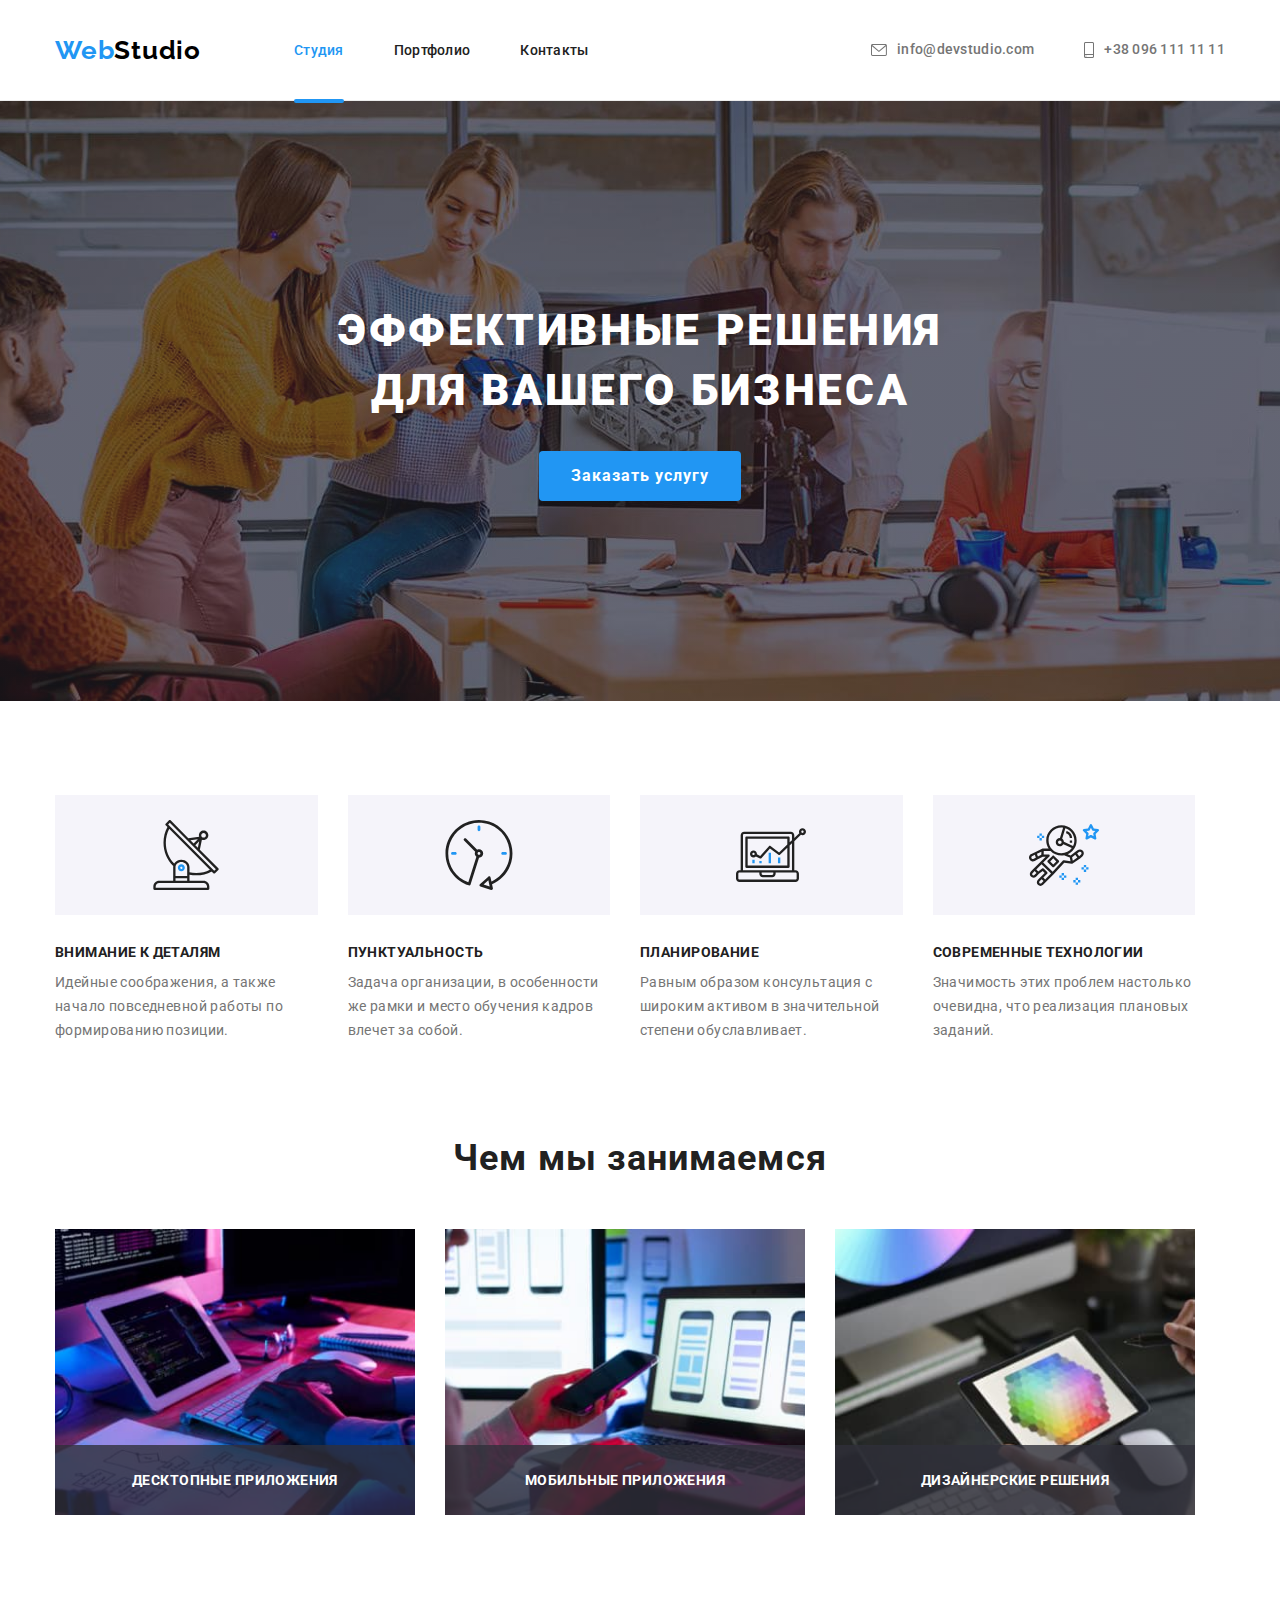
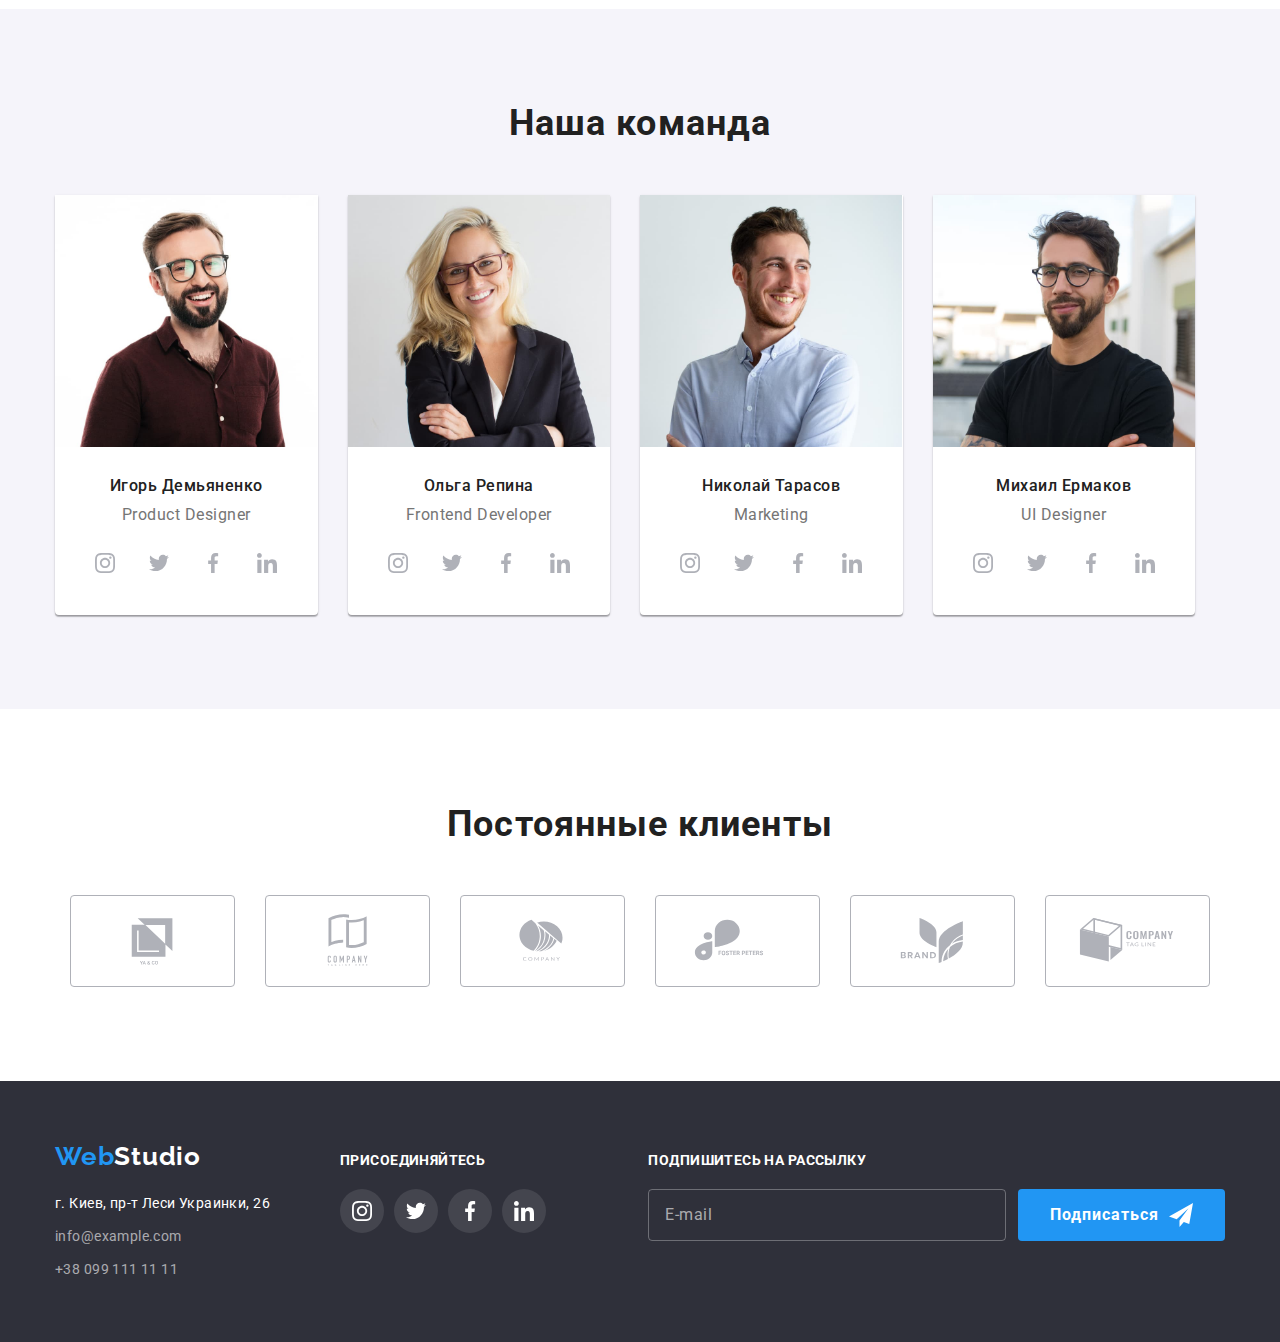
<file: index.html>
<!DOCTYPE html>
<html lang="ru">

<head>
    <meta charset="UTF-8">
    <meta http-equiv="X-UA-Compatible" content="IE=edge">
    <meta name="viewport" content="width=device-width, initial-scale=1.0">
    <title>Студия</title>
    <link rel="preconnect" href="https://fonts.googleapis.com">
    <link rel="preconnect" href="https://fonts.gstatic.com" crossorigin>
    <link
        href="https://fonts.googleapis.com/css2?family=Raleway:wght@700&family=Roboto:wght@400;500;700;900&display=swap"
        rel="stylesheet">
    <link rel="stylesheet" href="https://cdnjs.cloudflare.com/ajax/libs/modern-normalize/1.1.0/modern-normalize.min.css">
    <link rel="stylesheet" href="https://cdnjs.cloudflare.com/ajax/libs/animate.css/4.1.1/animate.min.css"
  />
    <link rel="stylesheet" href="./css/main.min.css">
    
</head>

<body class="page">
    <header class="page-header">
        <div class="container header-container">
        <nav class="header-navigation">
            <a href="./index.html" class="logo-text link">Web<span class="logo-text__studio">Studio
                </span></a>
            <ul class="site-nav list">
                <li class="site-nav__item"><a href="./index.html" class="site-nav__link current link">Студия</a></li>
                <li class="site-nav__item"><a href="./portfolio.html" class="site-nav__link link">Портфолио</a></li>
                <li class="site-nav__item"><a href="" class="site-nav__link link">Контакты</a></li>
            </ul>
        </nav>
        <ul class="contact-list list">
            <li class="contact-list__item"><a class="contact-list__link link" href="mailto:info@devstudio.com" >
                <svg class="contact-list__icon-mail">
                    <use href="./images/sprite.svg#icon-mail"></use>
                  </svg>
                 info@devstudio.com</a></li>
            <li class="contact-list__item"><a class="contact-list__link link" href="tel:+380961111111" >
                <svg class="contact-list__icon-phone">
                    <use href="./images/sprite.svg#icon-phone"></use>
                  </svg>
                  +38 096 111 11 11</a></li>
        </ul>
    
    </div>
    </header>

    <main>
        <section class="hero">
        <div class="container">
            <div class="hero-content">
            <h1 class="hero-content__title">Эффективные решения<br> для вашего бизнеса</h1>
            <button class="button" type="button" data-modal-open>Заказать услугу</button>
            </div>
        </div> 
        </section>

      <section class="reason section">
            <div class="container">
            <h2 class="visually-hidden">Преимущества</h2>
            <ul class="reason-list list">
                <li class="reason-list__card">
                    
                        <div class="reason-list__picture">
                        <svg class="reason-list__icon">
                            <use href="./images/sprite.svg#icon-antenna"></use>
                          </svg>
                        </div>
                    <h3 class="reason-list__title">Внимание к деталям</h3>
                    <p class="reason-list__text">Идейные соображения, а также начало повседневной работы по формированию
                        позиции.</p>
                   
                </li>
                <li class="reason-list__card">
                    
                        <div class="reason-list__picture">
                        <svg class="reason-list__icon">
                                <use href="./images/sprite.svg#icon-clock"></use>
                              </svg>
                            </div>
                    <h3 class="reason-list__title">Пунктуальность</h3>
                    <p class="reason-list__text">Задача организации, в особенности же рамки и место обучения кадров влечет
                        за собой.</p>
                   
                    </li>
                <li class="reason-list__card">
            
                        <div class="reason-list__picture">
                        <svg class="reason-list__icon">
                                <use href="./images/sprite.svg#icon-diagram"></use>
                              </svg>
                            </div>
                    <h3 class="reason-list__title">Планирование</h3>
                    <p class="reason-list__text">Равным образом консультация с широким активом в значительной степени
                        обуславливает.</p>
                     </li>
                    <li class="reason-list__card">
            
                        <div class="reason-list__picture">
                        <svg class="reason-list__icon">
                                <use href="./images/sprite.svg#icon-astronaut"></use>
                              </svg>
                            </div>
                    <h3 class="reason-list__title">Современные технологии</h3>
                    <p class="reason-list__text">Значимость этих проблем настолько очевидна, что реализация
                        плановых заданий.</p>
                    
                    </li>
            </ul>
        </div>
        </section>
    
        <section class="application section">
            <div class="container">
            <h2 class="application__title">Чем мы занимаемся</h2>
             <ul class="application__list list">
                <li class="application__item">
                    <div class="application__thumb">
                    <img src="./images/box-1.jpg" alt="Десктопные приложения">
                    <div class="application__text-background">
                    <h3 class="application__text">Десктопные приложения</h3>    
                    </div>
                </div>
                </li>
                <li class="application__item">
                    <div class="application__thumb">
                    <img src="./images/box-2.jpg" alt="Мобильные приложения">
                    <div class="application__text-background">
                    <h3 class="application__text">Мобильные приложения</h3>
                    </div>
                    </div>
                </li>
                <li class="application__item">
                    <div class="application__thumb">
                    <img src="./images/box-3.jpg" alt="Дизайнерские решения">
                    <div class="application__text-background">
                    <h3 class="application__text">Дизайнерские решения</h3>
                    </div>
                    </div>
                </li>
            </ul>
        </div>
        </section>
        <section class="team section">
            <div class="container">
            <h2 class="team__title">Наша команда</h2>
            <ul class="team-list list">
                <li class="team-list__item">
                   
                    <img src="./images/demyanenko.jpg" alt="Игорь Демьяненко">
                    <div class="team-list__content">
                    <h3 class="team-list__name">Игорь Демьяненко</h3>
                    <p class="team-list__position"> <span lang="en">Product Designer</span> </p>
                    <ul class="social-list list">
                    <li class="social-list__item">
                        <a class="social-list__link link" href="">
                            <svg class="social-list__icon">
                                <use href="./images/sprite.svg#icon-instagram">

                                </use>
                            </svg>
                        </a>
                    </li>
                    <li class="social-list__item">
                        <a class="social-list__link link" href="">
                            <svg class="social-list__icon">
                                <use href="./images/sprite.svg#icon-twitter">

                                </use>
                            </svg>
                        </a>
                    </li>
                    <li class="social-list__item">
                        <a class="social-list__link link" href=""> 
                            <svg class="social-list__icon">
                            <use href="./images/sprite.svg#icon-facebook">

                            </use>
                        </svg></a>
                    </li>
                    <li class="social-list__item">
                        <a class="social-list__link link" href="">
                            <svg class="social-list__icon">
                                <use href="./images/sprite.svg#icon-linkedin">

                                </use>
                            </svg>
                        </a>
                    </li>
                    </ul>
                </div>
                </li>
                <li class="team-list__item">
                <img src="./images/repina.jpg" alt="Ольга Репина">
                <div class="team-list__content">
                    <h3 class="team-list__name">Ольга Репина</h3>
                    <p class="team-list__position"><span lang="en">Frontend Developer</span></p>
                    <ul class="social-list list">
                        <li class="social-list__item">
                            <a class="social-list__link link" href="">
                                <svg class="social-list__icon">
                                    <use href="./images/sprite.svg#icon-instagram">
    
                                    </use>
                                </svg>
                            </a>
                        </li>
                        <li class="social-list__item">
                            <a class="social-list__link link" href="">
                                <svg class="social-list__icon">
                                    <use href="./images/sprite.svg#icon-twitter">
    
                                    </use>
                                </svg>
                            </a>
                        </li>
                        <li class="social-list__item">
                            <a class="social-list__link link" href=""> 
                                <svg class="social-list__icon">
                                <use href="./images/sprite.svg#icon-facebook">
    
                                </use>
                            </svg></a>
                        </li>
                        <li class="social-list__item">
                            <a class="social-list__link link" href="">
                                <svg class="social-list__icon">
                                    <use href="./images/sprite.svg#icon-linkedin">
    
                                    </use>
                                </svg>
                            </a>
                        </li>
                        </ul>
                </div>
                </li>
                <li class="team-list__item">
                <img src="./images/tarasov.jpg" alt="Николай Тарасов">
                <div class="team-list__content">
                    <h3 class="team-list__name">Николай Тарасов</h3>
                    <p class="team-list__position"><span lang="en">Marketing</span></p>
                    <ul class="social-list list">
                        <li class="social-list__item">
                            <a class="social-list__link link" href="">
                                <svg class="social-list__icon">
                                    <use href="./images/sprite.svg#icon-instagram">
    
                                    </use>
                                </svg>
                            </a>
                        </li>
                        <li class="social-list__item">
                            <a class="social-list__link link" href="">
                                <svg class="social-list__icon">
                                    <use href="./images/sprite.svg#icon-twitter">
    
                                    </use>
                                </svg>
                            </a>
                        </li>
                        <li class="social-list__item">
                            <a class="social-list__link link" href=""> 
                                <svg class="social-list__icon">
                                <use href="./images/sprite.svg#icon-facebook">
    
                                </use>
                            </svg></a>
                        </li>
                        <li class="social-list__item">
                            <a class="social-list__link link" href="">
                                <svg class="social-list__icon">
                                    <use href="./images/sprite.svg#icon-linkedin">
    
                                    </use>
                                </svg>
                            </a>
                        </li>
                        </ul>
                    </div>
                </li>
                <li class="team-list__item">
                <img src="./images/ermakov.jpg" alt="Михаил Ермаков">
                <div class="team-list__content">
                    <h3 class="team-list__name">Михаил Ермаков</h3>
                    <p class="team-list__position"><span lang="en">UI Designer</span></p>
                    <ul class="social-list list">
                        <li class="social-list__item">
                            <a class="social-list__link link" href="">
                                <svg class="social-list__icon">
                                    <use href="./images/sprite.svg#icon-instagram">
    
                                    </use>
                                </svg>
                            </a>
                        </li>
                        <li class="social-list__item">
                            <a class="social-list__link link" href="">
                                <svg class="social-list__icon">
                                    <use href="./images/sprite.svg#icon-twitter">
    
                                    </use>
                                </svg>
                            </a>
                        </li>
                        <li class="social-list__item">
                            <a class="social-list__link link" href=""> 
                                <svg class="social-list__icon">
                                <use href="./images/sprite.svg#icon-facebook">
    
                                </use>
                            </svg></a>
                        </li>
                        <li class="social-list__item">
                            <a class="social-list__link link" href="">
                                <svg class="social-list__icon">
                                    <use href="./images/sprite.svg#icon-linkedin">
    
                                    </use>
                                </svg>
                            </a>
                        </li>
                        </ul>
                    </div>
                </li>
            </ul>
        </div>
        </section>
        <section class="client section">
            <div class="container">
                <h2 class="client__title">Постоянные клиенты</h2>
                <ul class="client-list list">
                    <li class="client-list__item">
                        <a class="client-list__link link" href="">
                              <svg class="client-list__icon">
                                  <use href="./images/sprite.svg#icon-logo-1">
                                </use>
                              </svg>                 
                         </a>
                    </li>
                    <li class="client-list__item">
                        <a class="client-list__link link" href="">
                              <svg class="client-list__icon">
                                  <use href="./images/sprite.svg#icon-logo-2">
                                </use>
                              </svg>                 
                         </a>
                    </li>
                    <li class="client-list__item">
                        <a class="client-list__link link" href="">
                              <svg class="client-list__icon">
                                  <use href="./images/sprite.svg#icon-logo-3">
                                </use>
                              </svg>                 
                         </a>
                    </li>
                    <li class="client-list__item">
                        <a class="client-list__link link" href="">
                              <svg class="client-list__icon">
                                  <use href="./images/sprite.svg#icon-logo-4">
                                </use>
                              </svg>                 
                         </a>
                    </li>
                    <li class="client-list__item">
                        <a class="client-list__link link" href="">
                              <svg class="client-list__icon">
                                  <use href="./images/sprite.svg#icon-logo-5">
                                </use>
                              </svg>                 
                         </a>
                    </li>
                    <li class="client-list__item">
                        <a class="client-list__link link" href="">
                              <svg class="client-list__icon">
                                  <use href="./images/sprite.svg#icon-logo-6">
                                </use>
                              </svg>                 
                         </a>
                    </li>
                </ul>
            </div>
        </section>
    </main>
    <footer class="footer">
        <div class="container footer-container">
            <div class="footer-contact">
            
             <a href="./index.html" class="logo-text link">Web<span class="logo-text__footer">Studio</span></a>
           
             <address>
                <ul class="address-list list">
                    <li class="address-list__item"><a class="address-list__link address-list__link-white link" href="https://www.google.com/maps"
                            target="_blank">г.
                            Киев, пр-т Леси Украинки, 26</a></li>
                    <li class="address-list__item"><a class="address-list__link link" href="mailto:info@example.com">info@example.com</a></li>
                    <li class="address-list__item"><a class="address-list__link link" href="tel:+380991111111">+38 099 111 11
                            11</a></li>
                </ul>
            </address>
            </div>
            <div class="footer-social">
            <h3 class="footer-container__title">Присоединяйтесь</h3>
            <ul class="social-list list">
                <li class="social-list__item">
                    <a class="social-list__link social-list__footer-icon link" href="">
                        <svg class="social-list__icon social-list__icon-color">
                            <use href="./images/sprite.svg#icon-instagram">

                            </use>
                        </svg>
                    </a>
                </li>
                <li class="social-list__item">
                    <a class="social-list__link social-list__footer-icon link" href="">
                        <svg class="social-list__icon social-list__icon-color">
                            <use href="./images/sprite.svg#icon-twitter">

                            </use>
                        </svg>
                    </a>
                </li>
                <li class="social-list__item">
                    <a class="social-list__link social-list__footer-icon link" href=""> 
                        <svg class="social-list__icon social-list__icon-color">
                        <use href="./images/sprite.svg#icon-facebook">

                        </use>
                    </svg></a>
                </li>
                <li class="social-list__item">
                    <a class="social-list__link social-list__footer-icon link" href="">
                        <svg class="social-list__icon social-list__icon-color">
                            <use href="./images/sprite.svg#icon-linkedin">

                            </use>
                        </svg>
                    </a>
                </li>
            </ul>
            </div>
            <div class="footer-send">
            <form action="#" class="online-form">
                <label for="send-mail" class="footer-container__title label-send">Подпишитесь на рассылку</label>
                <div class="footer-send-field">
                <input type="email" name="send-mail" id="send-mail" placeholder="E-mail" required/>
                <button type="submit" class="button button-send">Подписаться
                    <svg class="button-send__icon">
                        <use href="./images/sprite.svg#icon-send">
                        </use>
                    </svg>
                </button>
                </div>
            </form>
            </div>
        </div>
    </footer>
    <div class="backdrop is-hidden" data-modal>
    <div class="modal">
            <p class="modal-title">Оставьте свои данные, мы вам перезвоним</p>
        <form action="#"> 
            <div class="form-field">
               <label for="name" class="modal-label">Имя</label>
               <span class="input-wripper">
                    <input type="text" class="input-field"
                    name="name" 
                    id="name" 
                    required
                    minlength="2">
                    <svg class="icon-modal">
                            <use href="./images/icons.svg#icon-person-modal">
                            </use>
                    </svg>
                </span>
           </div>
           <div class="form-field">
                <label for="phone" class="modal-label">Телефон</label>
                <span class="input-wripper">
                        <input type="tel" class="input-field"
                        name="phone" 
                        id="phone">
                        <svg class="icon-modal">
                            <use href="./images/icons.svg#icon-phone-modal">
                            </use>
                        </svg>
                </span>  
            </div>
            <div class="form-field">
                <label for="mail" class="modal-label">Почта</label>
                <span class="input-wripper">
                    <input type="email" class="input-field"
                    name="mail" 
                    id="mail">
                    <svg class="icon-modal">
                        <use href="./images/icons.svg#icon-email-modal">
                        </use>
                    </svg>  
                </span>
            </div>
            
            <div class="form-field-comment">
                <label for="comment" class="modal-label">Комментарий</label>
                <textarea class="input-field comment" name="comment-area" id="comment" cols="30" rows="6" placeholder="Введите текст"></textarea>
                
            </div>
            
            <div class="form-field-check">
            <input type="checkbox" name="check" value="accept" id="check" class="check-box visually-hidden"> 
            <label for="check" class="label-check">
            <span>
                <svg class="icon-check" width="11px" height="8px">
                    <use href="./images/icons.svg#icon-check">
                    </use>
                </svg>
            </span>
            Соглашаюсь с рассылкой и принимаю&#160;<a href="" class="link-order">Условия договора</a> 
            </label>
            </div>
            <div class="button-submit">
            <button type="submit" class="button">Отправить</button>
             </div>
            <button type="button" class="close-modal" data-modal-close>
                <svg class="icon-close">
                <use href="./images/sprite.svg#icon-close-black">
                </use>
                </svg>
            </button>
        </form>
    </div>
    </div>

    <script src="./js/modal.js"></script>
</body>

</html>
</file>
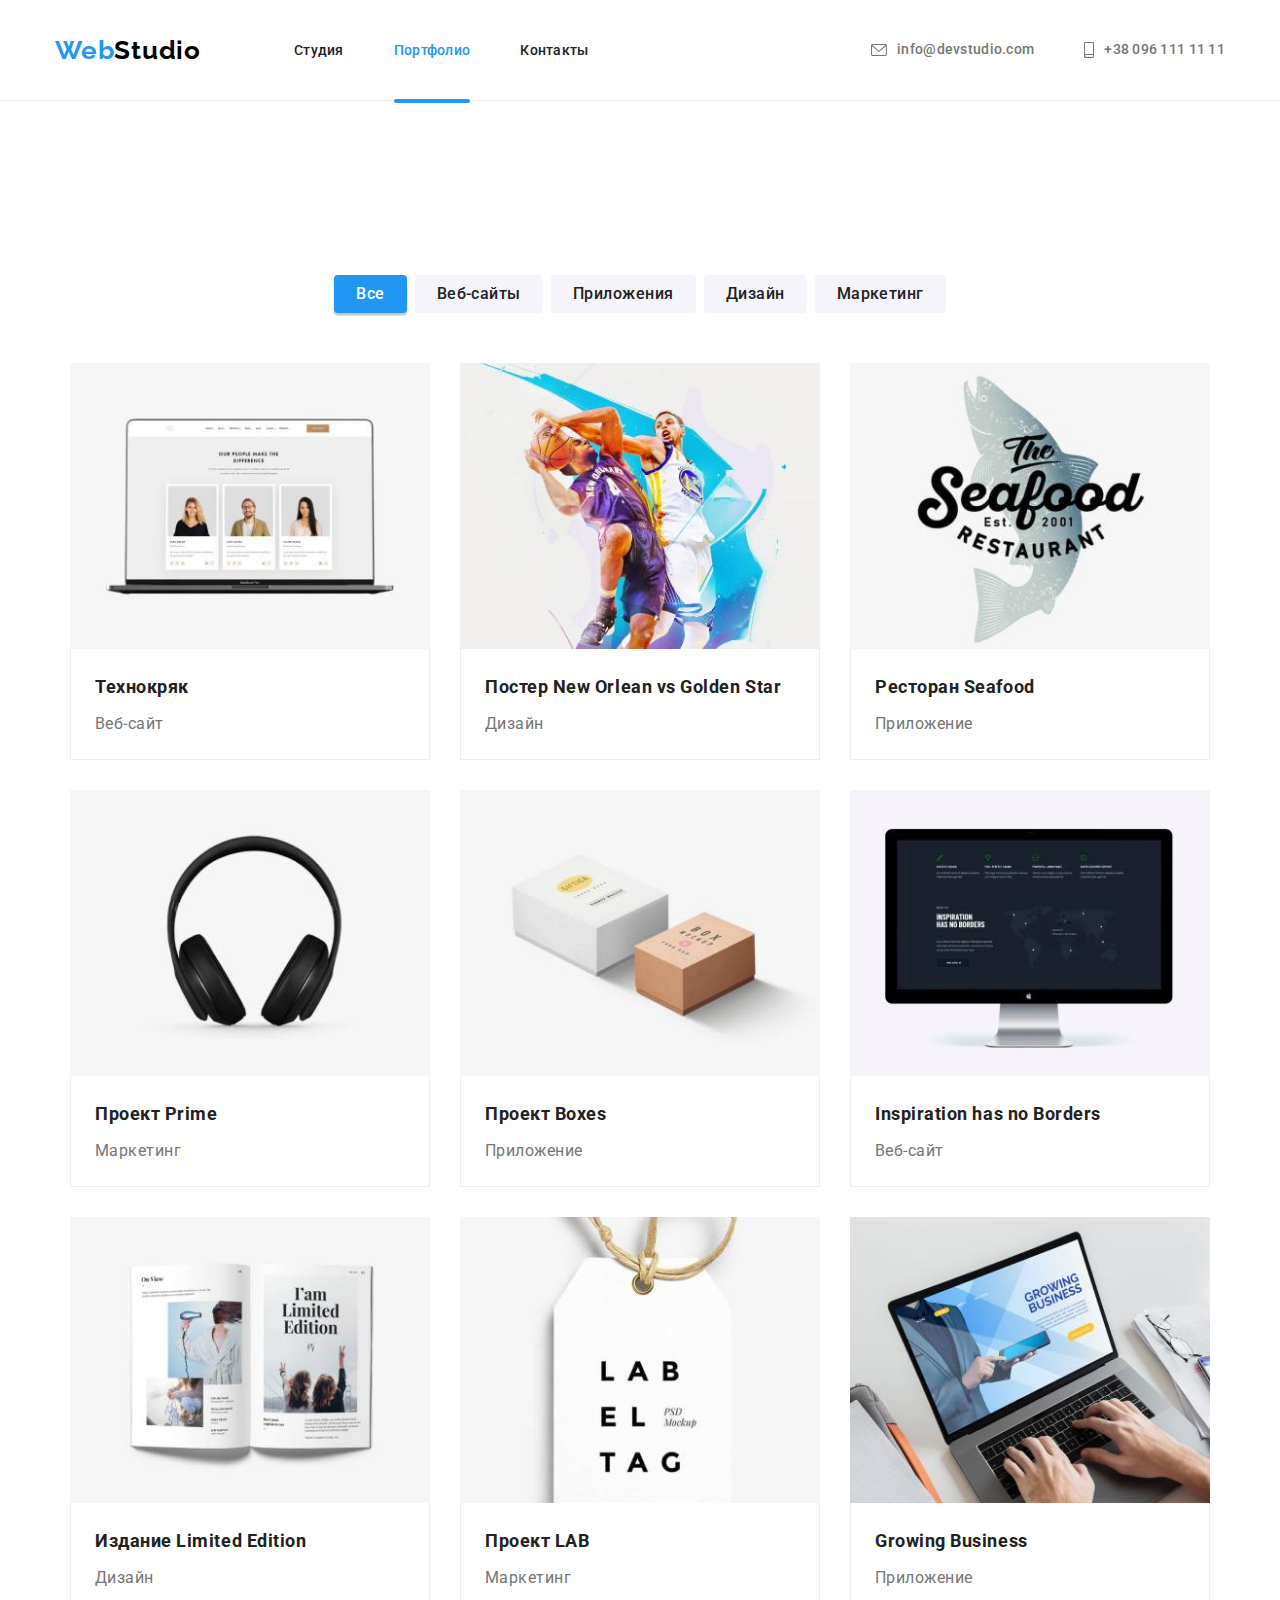
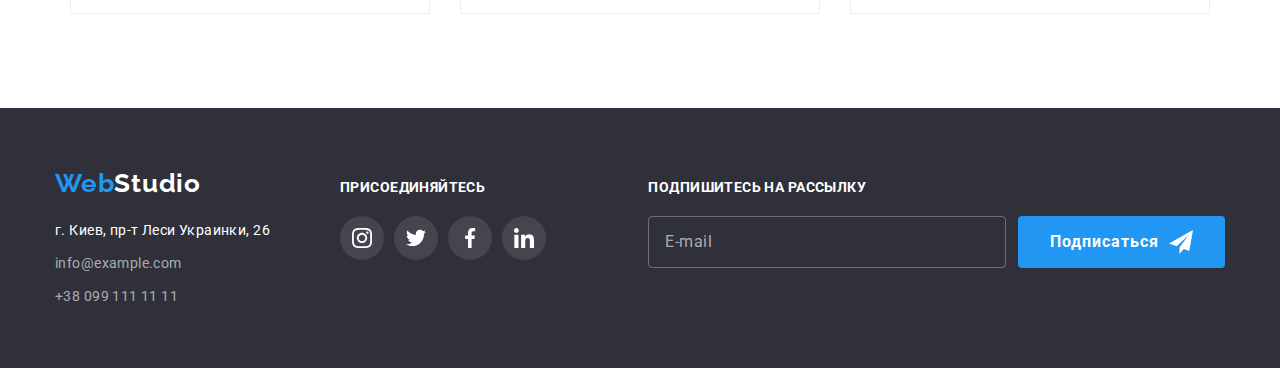
<file: portfolio.html>
<!DOCTYPE html>
<html lang="ru">

<head>
    <meta charset="UTF-8">
    <meta http-equiv="X-UA-Compatible" content="IE=edge">
    <meta name="viewport" content="width=device-width, initial-scale=1.0">
    <title>Портфолио</title>
    <link rel="preconnect" href="https://fonts.googleapis.com">
    <link rel="preconnect" href="https://fonts.gstatic.com" crossorigin>
    <link
        href="https://fonts.googleapis.com/css2?family=Raleway:wght@700&family=Roboto:wght@400;500;700;900&display=swap"
        rel="stylesheet">
    <link rel="stylesheet" href="https://cdnjs.cloudflare.com/ajax/libs/modern-normalize/1.1.0/modern-normalize.min.css">
    <link rel="stylesheet" href="./css/main.min.css">
</head>

<body class="page">
    <header class="page-header">
        <div class="container header-container">
        <nav class="header-navigation">
            <a href="./index.html" class="logo-text link">Web<span class="logo-text__studio">Studio
                </span></a>
            <ul class="site-nav list">
                <li class="site-nav__item"><a href="./index.html" class="site-nav__link link">Студия</a></li>
                <li class="site-nav__item"><a href="./portfolio.html" class="site-nav__link current link">Портфолио</a></li>
                <li class="site-nav__item"><a href="" class="site-nav__link link">Контакты</a></li>
            </ul>
        </nav>
        <ul class="contact-list list">
            <li class="contact-list__item"><a class="contact-list__link link" href="mailto:info@devstudio.com" >
                <svg class="contact-list__icon-mail">
                    <use href="./images/sprite.svg#icon-mail"></use>
                  </svg>
                 info@devstudio.com</a></li>
            <li class="contact-list__item"><a class="contact-list__link link" href="tel:+380961111111" >
                <svg class="contact-list__icon-phone">
                    <use href="./images/sprite.svg#icon-phone"></use>
                  </svg>
                  +38 096 111 11 11</a></li>
        </ul>
    
    </div>
    </header>
    <main>
        <section class="portfolio section">
            <div class="container">
                
            <h1 class="visually-hidden">Разработки</h1>
            <ul class="portfolio-button-list list">
               
                <li class="portfolio-button-list__item">
                    <button class="portfolio-button portfolio-button__primary" type="button">Все</button>
                </li>
                <li class="portfolio-button-list__item">
                    <button class="portfolio-button" type="button">Веб-сайты</button>
                </li>
                <li class="portfolio-button-list__item">
                    <button class="portfolio-button" type="button">Приложения</button></li>
                <li class="portfolio-button-list__item">
                    <button class="portfolio-button" type="button">Дизайн</button>
                </li>
                <li class="portfolio-button-list__item">
                    <button class="portfolio-button" type="button">Маркетинг</button>
                </li>
            </ul>
        
            <h1 class="visually-hidden">Портфолио</h1>
            
            <ul class="portfolio-list list">
                <li class="portfolio-list__item">
                    <a class="portfolio-list__link link" href=""> 
                        <div class="portfolio-list__thumb">
                        <img src="./images/web-tech-crack.jpg" alt="Технокряк">
                           <p class="portfolio-list-description">
                            Технокряк это современная площадка распространения коронавируса. Компании используют эту платформу для цифрового шпионажа и атак на защищённые сервера конкурентов.
                          </p>
                        </div>   
                        <div class="portfolio-list__card">
                        <h3 class="portfolio-list__card-title">Технокряк</h3>
                        <p class="portfolio-list__card-text">Веб-сайт</p>
                        </div>
                    </a>
                    
                </li>
                <li class="portfolio-list__item">
                    <a class="portfolio-list__link link" href=""> 
                        <div class="portfolio-list__thumb">
                        <img src="./images/des-new-orlean-golden-star.jpg" alt="Постер New Orlean vs Golden Star">
                        <p class="portfolio-list-description">
                            Технокряк это современная площадка распространения коронавируса. Компании используют эту платформу для цифрового шпионажа и атак на защищённые сервера конкурентов.
                          </p>
                    </div>   
                            <div class="portfolio-list__card">
                        <h2 class="portfolio-list__card-title">Постер New Orlean vs Golden Star</h2>
                        <p class="portfolio-list__card-text">Дизайн</p>
                        </div>
                    </a>
                </li>
                <li class="portfolio-list__item">
                    <a class="portfolio-list__link link" href=""> 
                        <div class="portfolio-list__thumb">
                        <img src="./images/app-rest-seafood.jpg" alt="Ресторан Seafood">
                        <p class="portfolio-list-description">
                            Технокряк это современная площадка распространения коронавируса. Компании используют эту платформу для цифрового шпионажа и атак на защищённые сервера конкурентов.
                          </p>
                    </div> 
                        <div class="portfolio-list__card">
                        <h2 class="portfolio-list__card-title">Ресторан Seafood</h2>
                        <p class="portfolio-list__card-text">Приложение</p>
                        </div>
                    </a>
                </li>
                <li class="portfolio-list__item">
                    <a class="portfolio-list__link link" href=""> 
                        <div class="portfolio-list__thumb">
                        <img src="./images/mark-proj-prime.jpg" alt="Проект Prime">
                        <p class="portfolio-list-description">
                            Технокряк это современная площадка распространения коронавируса. Компании используют эту платформу для цифрового шпионажа и атак на защищённые сервера конкурентов.
                          </p>
                    </div> 
                        <div class="portfolio-list__card">
                        <h2 class="portfolio-list__card-title">Проект Prime</h2>
                        <p class="portfolio-list__card-text">Маркетинг</p>
                        </div>
                    </a>
                </li>
                <li class="portfolio-list__item">
                    <a class="portfolio-list__link link" href=""> 
                        <div class="portfolio-list__thumb">
                        <img src="./images/app-proj-boxes.jpg" alt="Проект Boxes">
                        <p class="portfolio-list-description">
                            Технокряк это современная площадка распространения коронавируса. Компании используют эту платформу для цифрового шпионажа и атак на защищённые сервера конкурентов.
                          </p>
                    </div> 
                        <div class="portfolio-list__card">
                        <h2 class="portfolio-list__card-title">Проект Boxes</h2>
                        <p class="portfolio-list__card-text">Приложение</p>
                        </div>
                    </a>
                </li>
                <li class="portfolio-list__item">
                    <a class="portfolio-list__link link" href=""> 
                        <div class="portfolio-list__thumb">
                        <img src="./images/web-inspiration-has-no-borders.jpg" alt="Inspiration has no Borders">
                        <p class="portfolio-list-description">
                            Технокряк это современная площадка распространения коронавируса. Компании используют эту платформу для цифрового шпионажа и атак на защищённые сервера конкурентов.
                          </p>
                    </div> 
                            <div class="portfolio-list__card">
                            <h2 class="portfolio-list__card-title">Inspiration has no Borders</h2>
                        <p class="portfolio-list__card-text">Веб-сайт</p>
                        </div>
                    </a>
               
                </li>
                <li class="portfolio-list__item">
                    <a class="portfolio-list__link link" href=""> 
                        <div class="portfolio-list__thumb">
                        <img src="./images/des-limited-edition.jpg" alt="Издание Limited Edition">
                        <p class="portfolio-list-description">
                            Технокряк это современная площадка распространения коронавируса. Компании используют эту платформу для цифрового шпионажа и атак на защищённые сервера конкурентов.
                          </p>
                    </div> 
                        <div class="portfolio-list__card">
                        <h2 class="portfolio-list__card-title">Издание Limited Edition</h2>
                        <p class="portfolio-list__card-text">Дизайн</p>
                        </div>
                    </a>
                
                </li>
                <li class="portfolio-list__item">
                    <a class="portfolio-list__link link" href=""> 
                        <div class="portfolio-list__thumb">
                        <img src="./images/mark-proj-lab.jpg" alt="Проект LAB">
                        <p class="portfolio-list-description">
                            Технокряк это современная площадка распространения коронавируса. Компании используют эту платформу для цифрового шпионажа и атак на защищённые сервера конкурентов.
                          </p>
                    </div> 
                           <div class="portfolio-list__card">
                            <h2 class="portfolio-list__card-title">Проект LAB</h2>
                        <p class="portfolio-list__card-text">Маркетинг</p>
                        </div>
                    </a>
                
                </li>
                <li class="portfolio-list__item">
                    <a class="portfolio-list__link link" href=""> 
                        <div class="portfolio-list__thumb">
                        <img src="./images/app-growing-business.jpg" alt="Growing Business">
                        <p class="portfolio-list-description">
                            Технокряк это современная площадка распространения коронавируса. Компании используют эту платформу для цифрового шпионажа и атак на защищённые сервера конкурентов.
                          </p>
                    </div> 
                        <div class="portfolio-list__card">
                        <h2 class="portfolio-list__card-title">Growing Business</h2>
                        <p class="portfolio-list__card-text">Приложение</p>
                        </div> 
                    </a>
                
                </li>
            </ul>
        </div>
        </section>
    </main>
    <footer class="footer">
        <div class="container footer-container">
            <div class="footer-contact">
            
             <a href="./index.html" class="logo-text link">Web<span class="logo-text__footer">Studio</span></a>
           
             <address>
                <ul class="address-list list">
                    <li class="address-list__item"><a class="address-list__link address-list__link-white link" href="https://www.google.com/maps"
                            target="_blank">г.
                            Киев, пр-т Леси Украинки, 26</a></li>
                    <li class="address-list__item"><a class="address-list__link link" href="mailto:info@example.com">info@example.com</a></li>
                    <li class="address-list__item"><a class="address-list__link link" href="tel:+380991111111">+38 099 111 11
                            11</a></li>
                </ul>
            </address>
            </div>
            <div class="footer-social">
            <h3 class="footer-container__title">Присоединяйтесь</h3>
            <ul class="social-list list">
                <li class="social-list__item">
                    <a class="social-list__link social-list__footer-icon link" href="">
                        <svg class="social-list__icon social-list__icon-color">
                            <use href="./images/sprite.svg#icon-instagram">

                            </use>
                        </svg>
                    </a>
                </li>
                <li class="social-list__item">
                    <a class="social-list__link social-list__footer-icon link" href="">
                        <svg class="social-list__icon social-list__icon-color">
                            <use href="./images/sprite.svg#icon-twitter">

                            </use>
                        </svg>
                    </a>
                </li>
                <li class="social-list__item">
                    <a class="social-list__link social-list__footer-icon link" href=""> 
                        <svg class="social-list__icon social-list__icon-color">
                        <use href="./images/sprite.svg#icon-facebook">

                        </use>
                    </svg></a>
                </li>
                <li class="social-list__item">
                    <a class="social-list__link social-list__footer-icon link" href="">
                        <svg class="social-list__icon social-list__icon-color">
                            <use href="./images/sprite.svg#icon-linkedin">

                            </use>
                        </svg>
                    </a>
                </li>
            </ul>
            </div>
            <div class="footer-send">
            <form action="#" class="online-form">
                <label for="send-mail" class="footer-container__title label-send">Подпишитесь на рассылку</label>
                <div class="footer-send-field">
                <input type="email" name="send-mail" id="send-mail" placeholder="E-mail" required/>
                <button type="submit" class="button button-send">Подписаться
                    <svg class="button-send__icon">
                        <use href="./images/sprite.svg#icon-send">
                        </use>
                    </svg>
                </button>
                </div>
            </form>
            </div>
        </div>
    </footer>
   
</body>

</html>
</file>
<file: css/main.min.css>
.visually-hidden{position:absolute;width:1px;height:1px;margin:-1px;padding:0;overflow:hidden;border:0;clip:rect(0 0 0 0)}.social-list__link,.close-modal,.label-check,.label-check span,.backdrop,.header-container,.header-navigation,.contact-list__link,.reason-list__picture,.application__text-background,.client-list__link,.button-send{display:flex;align-items:center}.list{list-style:none;margin:0;padding:0}.link{font-style:normal;text-decoration:none}h1,h2,h3,h4,h5,h6,p{margin:0}address{font-style:normal}img{display:block;max-width:100%;height:auto}.page{font-family:'Roboto', sans-serif;color:#212121;background-color:#fff}.container{margin:0 auto;width:1200px;padding-left:15px;padding-right:15px}.section{padding-top:94px;padding-bottom:94px}.button{font-family:inherit;font-weight:700;font-size:16px;line-height:1.87;letter-spacing:.06em;align-items:center;cursor:pointer;padding:10px 32px;border-radius:4px;border:none;background-color:#2196F3;color:#fff;transition:color 250ms cubic-bezier(0.4, 0, 0.2, 1),background-color 250ms cubic-bezier(0.4, 0, 0.2, 1)}.button:hover,.button:focus{background-color:#188CE8}.button-submit{margin-top:30px;display:flex;justify-content:center}.social-list{display:flex;justify-content:center}.social-list__item{width:44px;height:44px;border-radius:50%}.social-list__item+.social-list__item{margin-left:10px}.social-list__link{width:100%;height:100%;background-color:#fff;border-radius:50%;justify-content:center;color:#AFB1B8;transition:background-color 250ms cubic-bezier(0.4, 0, 0.2, 1)}.social-list__link:hover,.social-list__link:focus{background-color:#2196F3}.social-list__icon{width:20px;height:20px;fill:currentColor;transition:fill 250ms cubic-bezier(0.4, 0, 0.2, 1)}.social-list__link:hover .social-list__icon,.social-list__link:focus .social-list__icon{fill:#ffffff}.social-list__icon-color{color:#fff}.social-list__footer-icon{background-color:rgba(255,255,255,0.1)}.modal{position:relative;min-height:581px;min-width:528px;padding:40px;background-color:#FFFFFF;box-shadow:0px 1px 3px rgba(0,0,0,0.12),0px 1px 1px rgba(0,0,0,0.14),0px 2px 1px rgba(0,0,0,0.2);border-radius:4px;transform:scale(1);transition:transform 250ms cubic-bezier(0.4, 0, 0.2, 1)}.close-modal{position:absolute;top:10px;right:10px;background-color:transparent;border-radius:50%;width:30px;height:30px;border:1px solid rgba(0,0,0,0.1);cursor:pointer;justify-content:center}.icon-close{width:18px;height:18px;fill:#000000;transition:fill 250ms cubic-bezier(0.4, 0, 0.2, 1)}.close-modal:hover .icon-close{fill:#2196F3}.modal-title{font-weight:700;font-size:20px;line-height:1.15;letter-spacing:.03em;text-align:center;color:#212121;margin-bottom:12px}textarea{resize:none}.modal-label{margin-bottom:4px;font-weight:400;font-size:12px;line-height:1.17;letter-spacing:.01em;color:#757575}.label-check{font-weight:400;font-size:14px;line-height:1.71;letter-spacing:.03em;color:#757575;justify-content:center}.label-check span{width:16px;height:15px;border:2px solid #212121;border-radius:3px;margin-right:8px;justify-content:center;cursor:pointer;transition:border-color 250ms cubic-bezier(0.4, 0, 0.2, 1)}.check-box:checked+.label-check span{background-color:#2196F3;border:none}.check-box:hover+.label-check span{border-color:#2196F3}.link-order{color:#2196F3;text-decoration:underline;display:inline}.form-field{margin-bottom:10px}.form-field textarea::placeholder{font-weight:400;font-size:14px;line-height:1.14;letter-spacing:.01em;color:rgba(117,117,117,0.5)}.form-field-comment{margin-bottom:20px}.input-wripper{position:relative}.input-field{width:100%;margin-top:4px;padding:12px 12px 12px 42px;border:1px solid rgba(33,33,33,0.2);box-sizing:border-box;border-radius:4px;font-weight:400;font-size:14px;line-height:1.14;letter-spacing:.01em;cursor:pointer;outline:none;background-color:transparent;transition:border-color 250ms cubic-bezier(0.4, 0, 0.2, 1)}.input-field:focus{border-color:#2196F3}.icon-modal{position:absolute;height:18px;width:18px;top:50%;left:15px;transform:translateY(-50%);cursor:pointer;transition:fill 250ms cubic-bezier(0.4, 0, 0.2, 1)}.input-field:focus ~ .icon-modal{fill:#2196F3}.comment{padding:12px}.backdrop{position:fixed;top:0;width:100vw;height:100vh;background-color:rgba(0,0,0,0.2);justify-content:center;transition:opacity 250ms cubic-bezier(0.4, 0, 0.2, 1),visibility 250ms cubic-bezier(0.4, 0, 0.2, 1)}.backdrop.is-hidden{opacity:0;visibility:hidden;pointer-events:none}.backdrop.is-hidden .modal{transform:scale(2) rotate(360deg)}.page-header{background-color:#fff;padding-bottom:32px;padding-top:32px;border-bottom:1px solid #ececec;width:100%}.logo-text{font-family:Raleway;font-weight:700;font-size:26px;line-height:1.19;letter-spacing:.03em;color:#2196F3}.logo-text__margin{margin-bottom:20px}.logo-text__studio{color:#000;margin-right:93px}.logo-text__footer{color:#fff}.site-nav{display:flex;align-items:center}.site-nav .site-nav__link.current{color:#2196F3}.site-nav__item:not(:last-child){margin-right:50px}.site-nav__link{padding-top:10px;padding-bottom:10px;font-weight:500;font-size:14px;line-height:1.14;letter-spacing:.02em;color:#212121;position:relative;transition:color 250ms cubic-bezier(0.4, 0, 0.2, 1)}.site-nav__link:focus,.site-nav__link:hover{color:#2196F3}.current::after{content:'';position:absolute;width:100%;height:4px;border-radius:2px;background-color:#2196F3;display:block;bottom:-35px}.contact-list{display:flex;margin-left:auto}.contact-list__item:not(:last-child){margin-right:50px}.contact-list__link{padding-top:10px;padding-bottom:10px;font-weight:500;font-size:14px;line-height:1.14;letter-spacing:.02em;color:#757575;transition:color 250ms cubic-bezier(0.4, 0, 0.2, 1)}.contact-list__link:hover,.contact-list__link:focus{color:#2196F3}.contact-list__icon-phone{width:10px;height:16px;margin-right:10px;fill:currentColor}.contact-list__link:hover .contact-list__icon-phone,.contact-list__link:focus .contact-list__icon-phone{fill:#2196F3}.contact-list__icon-mail{width:16px;height:12px;margin-right:10px;fill:currentColor}.contact-list__link:hover .contact-list__icon-mail,.contact-list__link:focus .contact-list__icon-mail{fill:#2196F3}.hero{max-width:1600px;height:600px;background-color:#C4C4C4;background-image:linear-gradient(to right, rgba(47,48,58,0.4), rgba(47,48,58,0.4)),url("../images/hero-image.jpg");background-position:center;background-repeat:no-repeat;background-size:cover;margin:auto}.hero-content{text-align:center;padding-top:200px;padding-bottom:200px}.hero-content__title{margin-bottom:30px;font-weight:900;font-size:44px;line-height:1.36;letter-spacing:.06em;text-transform:uppercase;color:#fff}.reason-list{padding:0;margin:0;list-style:none;display:flex;flex-wrap:wrap}.reason-list>.reason-list__card{flex-basis:calc((100% / 4) - 30px)}.reason-list__card:not(:last-child){margin-right:30px}.reason-list__picture{height:120px;background-color:#F5F4FA;margin-bottom:30px;justify-content:center}.reason-list__text{font-weight:400;font-size:14px;line-height:1.71;letter-spacing:.03em;color:#757575}.reason-list__icon{width:70px;height:70px}.reason-list__title{margin-bottom:10px;font-weight:700;font-size:14px;line-height:1.14;letter-spacing:.03em;text-transform:uppercase;color:#212121}.application{padding-top:0}.application__title{margin-bottom:50px;font-weight:700;font-size:36px;line-height:1.17;letter-spacing:.03em;text-align:center}.application__list{padding:0;margin:0;list-style:none;display:flex}.application__list>.application__item{flex-basis:calc((100% / 3) - 30px)}.application__item:not(:last-child){margin-right:30px}.application__thumb{position:relative;overflow:hidden}.application__text-background{position:absolute;bottom:0;width:100%;height:70px;background-color:rgba(47,48,58,0.8);justify-content:center}.application__text{font-weight:700;font-size:14px;line-height:1.17;letter-spacing:.03em;text-transform:uppercase;color:#fff}.team{background-color:#F5F4FA;text-align:center}.team__title{margin-bottom:50px;font-weight:700;font-size:36px;line-height:1.16;letter-spacing:.03em}.team-list{padding:0;margin:0;list-style:none;display:flex;flex-wrap:wrap}.team-list__content{padding-top:30px;padding-bottom:30px}.team-list__item{background-color:#fff;box-shadow:0px 1px 3px rgba(0,0,0,0.12),0px 1px 1px rgba(0,0,0,0.14),0px 2px 1px rgba(0,0,0,0.2);border-radius:0px 0px 4px 4px}.team-list>.team-list__item{flex-basis:calc((100% / 4) - 30px)}.team-list__item:not(:last-child){margin-right:30px}.team-list__name{margin-bottom:10px;font-weight:500;font-size:16px;line-height:1.18;letter-spacing:.03em}.team-list__position{font-weight:400;font-size:16px;line-height:1.18;letter-spacing:.03em;color:#757575;margin-bottom:16px}.client{text-align:center}.client__title{margin-bottom:50px;font-weight:700;font-size:36px;line-height:1.17;letter-spacing:.03em;text-align:center}.client-list{display:flex;justify-content:center}.client-list__item{width:170px;height:92px}.client-list>.client-list__item{flex-basis:calc((100% / 6) - 30px)}.client-list__item+.client-list__item{margin-left:30px}.client-list__link{width:100%;height:100%;justify-content:center;color:#AFB1B8;border:1px solid #AFB1B8;border-radius:4px;transition:border 250ms cubic-bezier(0.4, 0, 0.2, 1)}.client-list__link:hover{border:1px solid #2196F3}.client-list__link:hover .client-list__icon{fill:#2196F3}.client-list__link:focus{border:1px solid #2196F3}.client-list__link:focus .client-list__icon{fill:#2196F3}.client-list__icon{width:106px;height:60px;fill:currentColor;transition:fill 250ms cubic-bezier(0.4, 0, 0.2, 1)}.footer{padding-top:60px;padding-bottom:60px;background-color:#2F303A}.footer-container{display:flex;align-items:baseline}.footer-contact{margin-right:70px}.address-list{padding:0;margin:0;margin-top:20px;list-style:none;display:flex;flex-direction:column}.address-list__item:not(:last-child){margin-bottom:9px}.address-list__link{font-weight:400;font-size:14px;line-height:1.71;letter-spacing:.03em;color:rgba(255,255,255,0.6);transition:color 250ms cubic-bezier(0.4, 0, 0.2, 1)}.address-list__link:focus,.address-list__link:hover{color:#2196F3}.address-list__link-white{color:#fff}.footer-social{display:flex;flex-direction:column}.footer-container__title{font-weight:700;font-size:14px;line-height:1.14;letter-spacing:.03em;text-transform:uppercase;color:#fff;margin-bottom:20px}.label-send{display:inline-block}.footer-send{margin-left:auto}.footer-send input:focus{outline:none;border:1px solid #2196F3}.footer-send-field{display:flex;justify-content:baseline}.footer-send-field input{margin:0;padding:15px 16px;border:1px solid rgba(255,255,255,0.3);box-sizing:border-box;border-radius:4px;font-weight:400;font-size:16px;line-height:1.25;letter-spacing:.03em;color:#fff;background-color:transparent;width:358px;transition:border-color 250ms cubic-bezier(0.4, 0, 0.2, 1)}.footer-send-field input::placeholder{color:rgba(255,255,255,0.6)}.button-send{margin-left:12px;justify-content:center}.button-send:hover,.button-send:focus{background-color:#188CE8}.button-send__icon{width:24px;height:24px;fill:#fff;margin-left:10px}.portfolio{padding-top:174px}.portfolio-button-list{display:flex;justify-content:center;margin-bottom:50px}.portfolio-button-list__item:not(:last-child){margin-right:8px}.portfolio-button{padding-top:6px;padding-bottom:6px;padding-right:22px;padding-left:22px;font-family:inherit;font-weight:500;font-size:16px;line-height:1.62;letter-spacing:.03em;text-align:center;border:none;cursor:pointer;color:#212121;background-color:#F5F4FA;border-radius:4px;transition:color 250ms cubic-bezier(0.4, 0, 0.2, 1),background-color 250ms cubic-bezier(0.4, 0, 0.2, 1)}.portfolio-button.portfolio-button__primary{background-color:#2196F3;color:#fff;box-shadow:0px 3px 1px rgba(0,0,0,0.1),0px 1px 2px rgba(0,0,0,0.08),0px 2px 2px rgba(0,0,0,0.12)}.portfolio-button:hover,.portfolio-button:focus{background-color:#2196F3;color:#fff;box-shadow:0px 3px 1px rgba(0,0,0,0.1),0px 1px 2px rgba(0,0,0,0.08),0px 2px 2px rgba(0,0,0,0.12)}.portfolio-list>.portfolio-list__item{flex-basis:calc((100% / 3) - 30px);margin-left:30px;margin-top:30px}.portfolio-list__item:nth-child(3n+1){margin-left:0}.portfolio-list__item:nth-child(-n+3){margin-top:0}.portfolio-list__card{padding:20px 24px;background:#FFFFFF;border:1px solid #eee;border-radius:0;overflow:hidden;border-top:none}.portfolio-list__link{transition:box-shadow 250ms cubic-bezier(0.4, 0, 0.2, 1)}.portfolio-list__link:hover,.portfolio-list__link:focus{box-shadow:0px 1px 1px rgba(0,0,0,0.12),0px 4px 4px rgba(0,0,0,0.06),1px 4px 6px rgba(0,0,0,0.16)}.portfolio-list__link:hover .portfolio-list-description,.portfolio-list__link:focus .portfolio-list-description{transform:translateY(0);opacity:1}.portfolio-list__card-title{margin-bottom:4px;font-weight:700;font-size:18px;line-height:2;letter-spacing:.03em;color:#212121}.portfolio-list__card-text{font-weight:400;font-size:16px;line-height:1.87;letter-spacing:.03em;color:#757575}.portfolio-list__thumb{position:relative;overflow:hidden}.portfolio-list-description{padding-top:32px;padding-bottom:32px;padding-right:24px;padding-left:24px;position:absolute;top:0;width:100%;height:100%;transform:translateY(100%);opacity:0;font-weight:400;font-size:18px;line-height:1.56;letter-spacing:.03em;color:#FFFFFF;background-color:rgba(33,150,243,0.9);transition:transform 250ms cubic-bezier(0.4, 0, 0.2, 1)}.portfolio-list{padding:0;margin:0;list-style:none;display:flex;flex-wrap:wrap;justify-content:center}
/*# sourceMappingURL=main.min.css.map */
</file>
